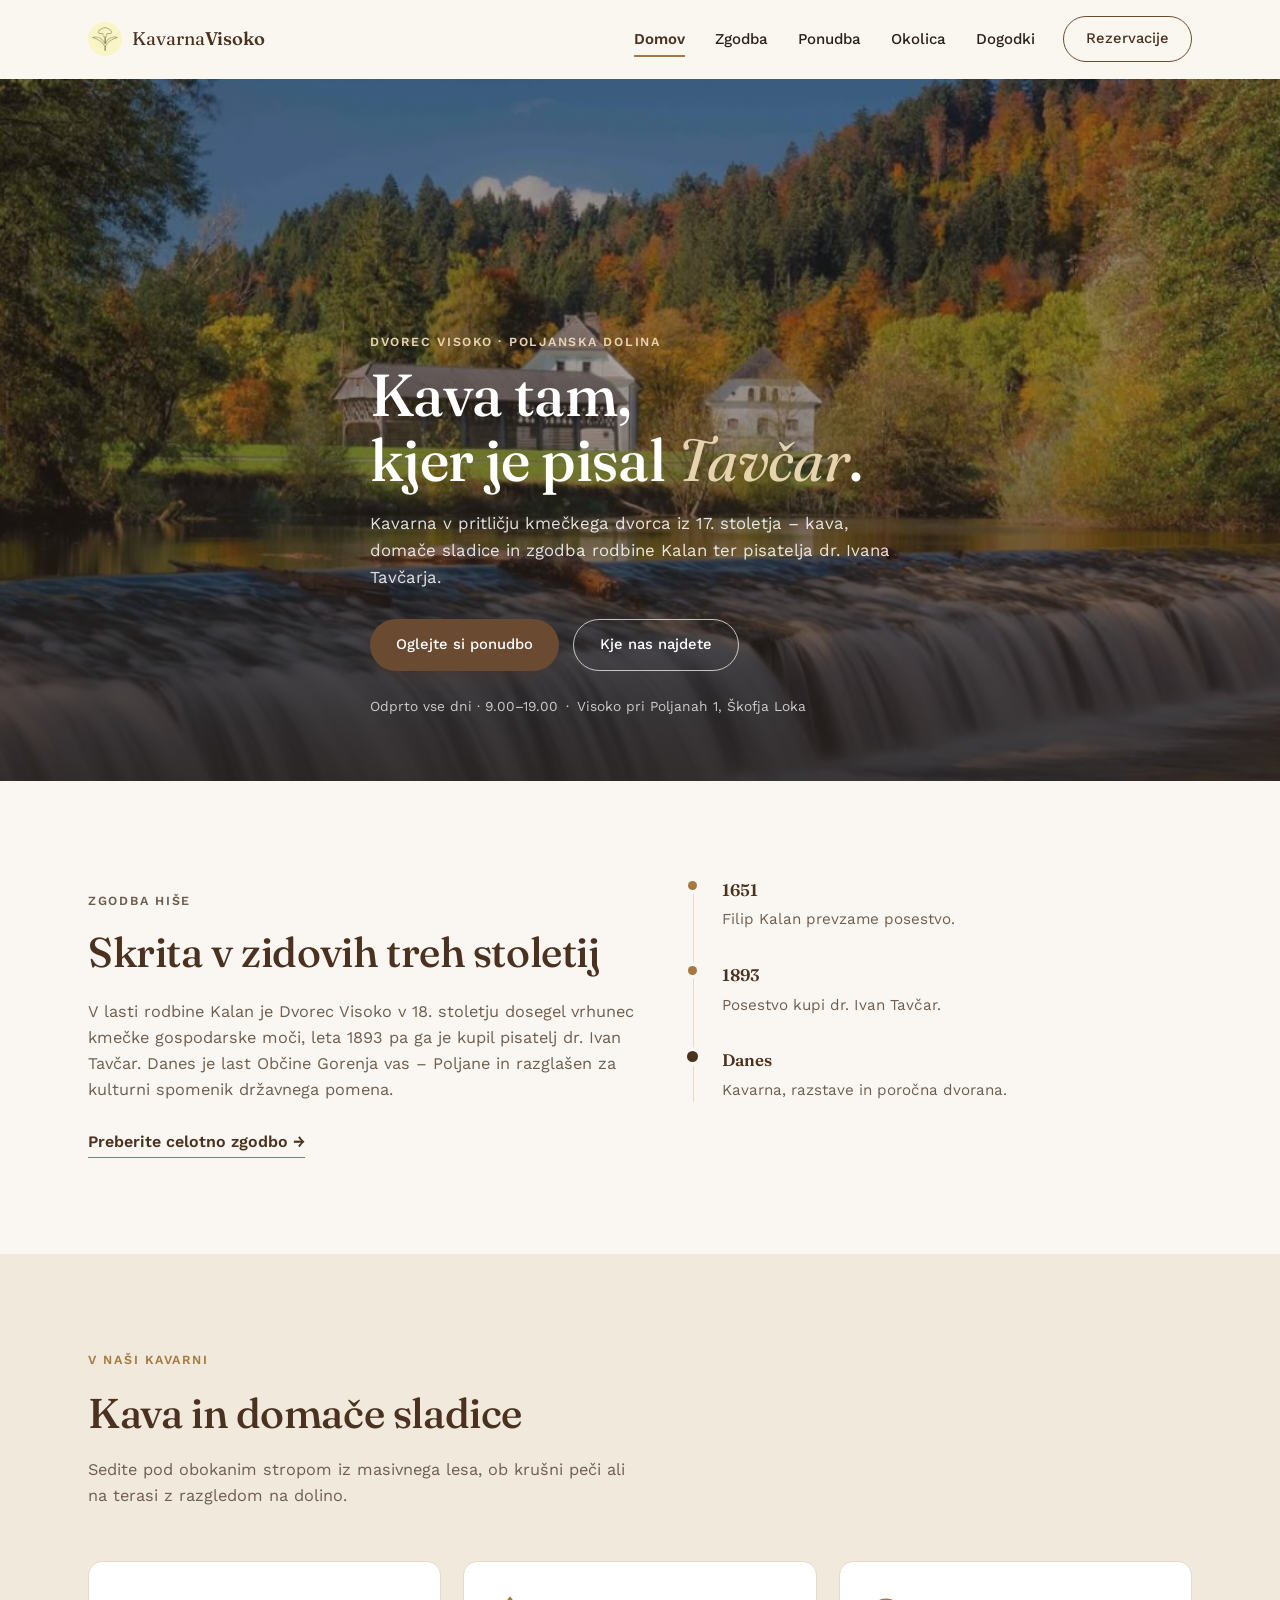
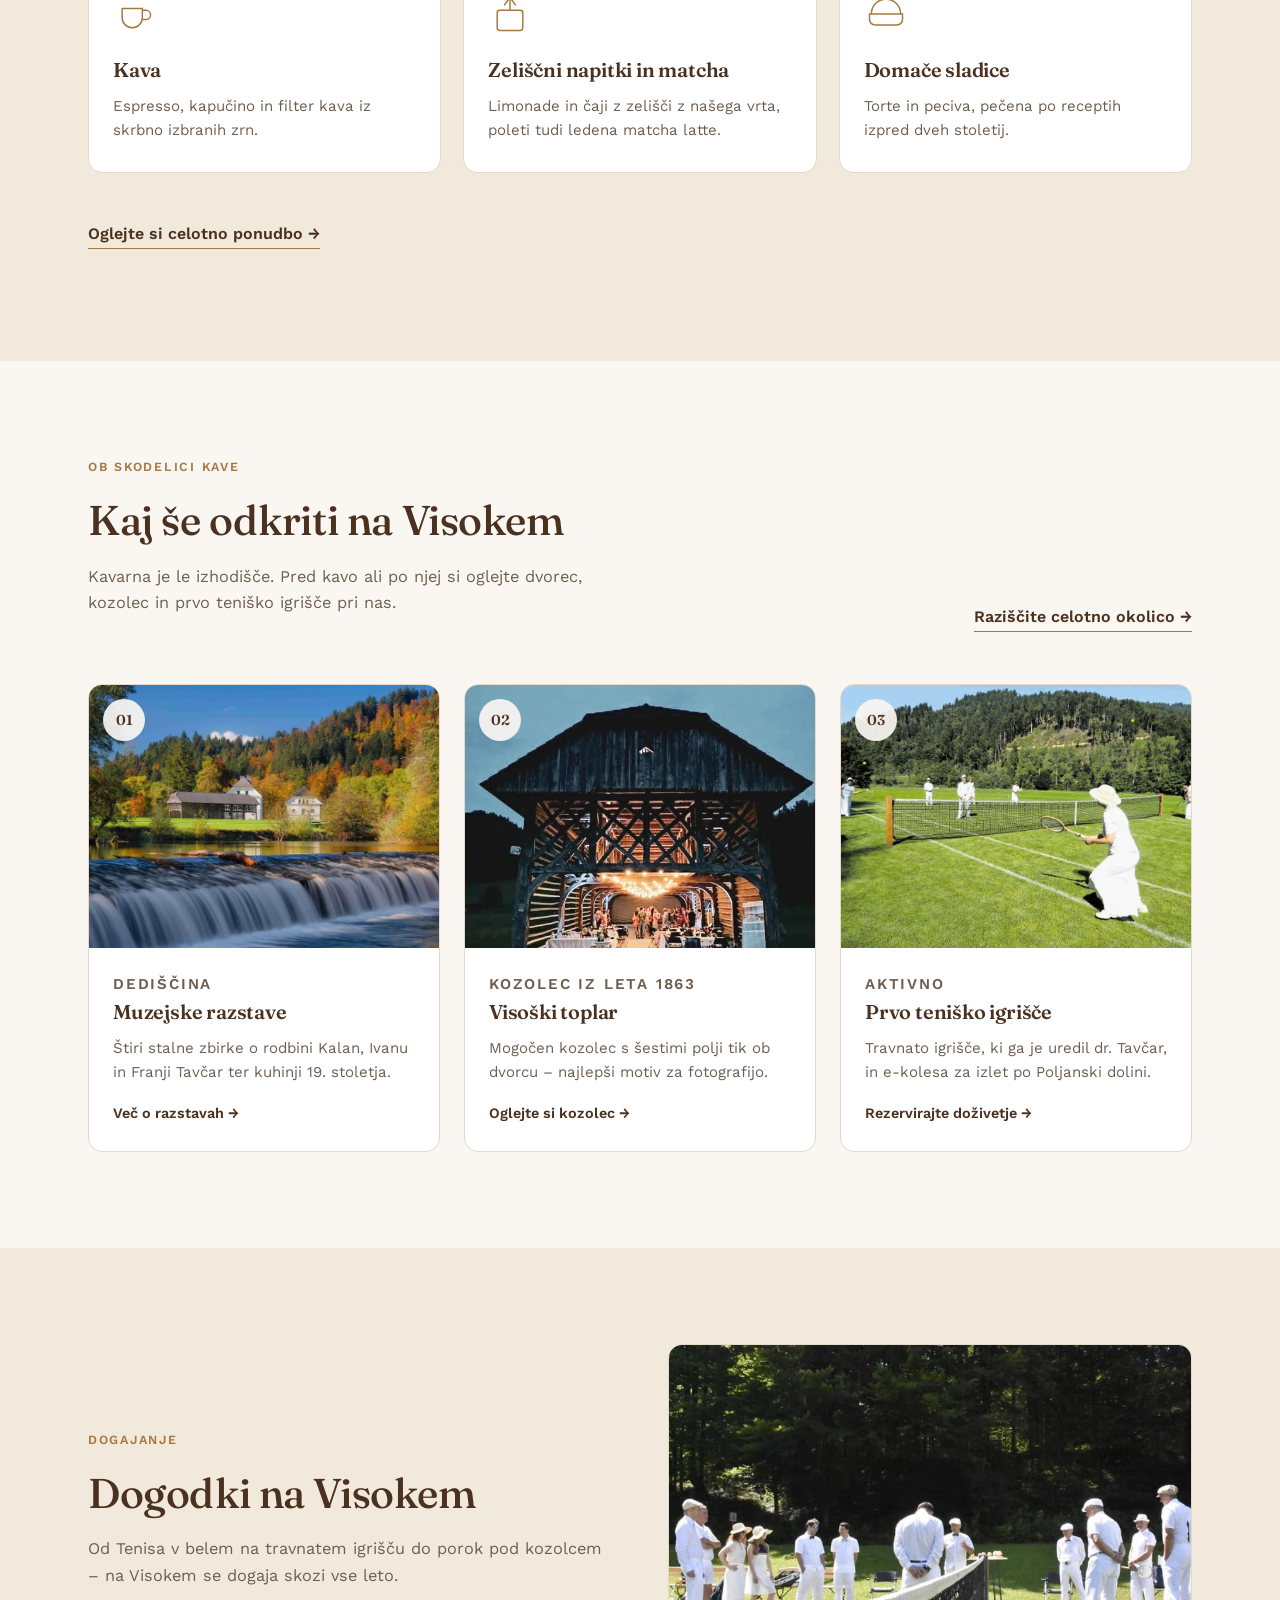
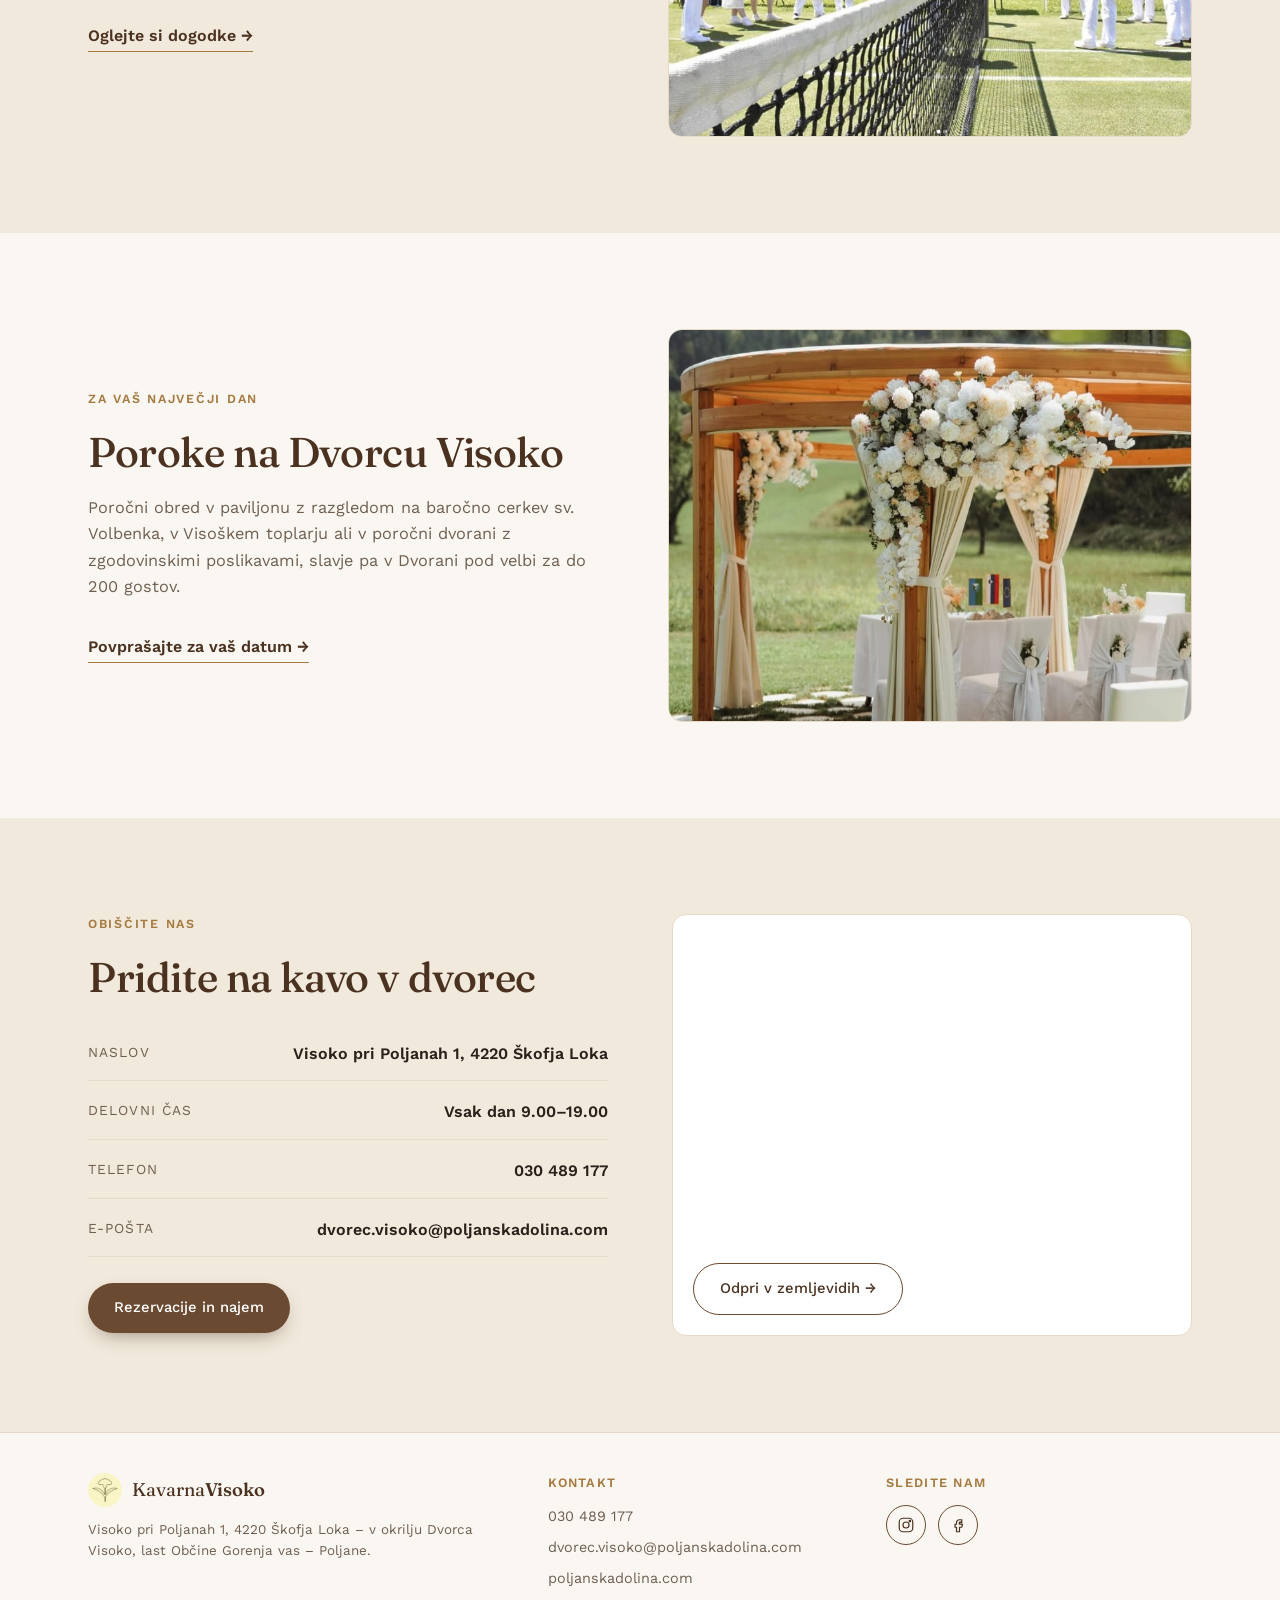
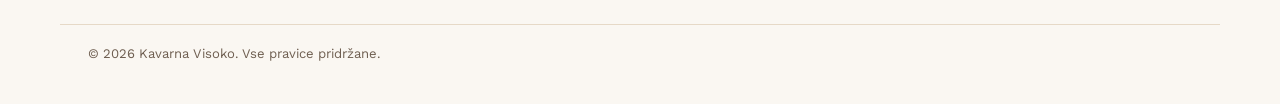
<file: index.html>
<!doctype html>
<html lang="sl">
  <head>
    <meta charset="UTF-8" />
    <meta name="viewport" content="width=device-width,initial-scale=1" />
    <title>Kavarna Visoko · Dvorec Visoko, Poljanska dolina</title>
    <meta name="description" content="Kavarna na Dvorcu Visoko – kava, sladice, poroke in dogodki v srcu Poljanske doline." />
    <link rel="preconnect" href="https://fonts.googleapis.com" />
    <link rel="preconnect" href="https://fonts.gstatic.com" crossorigin />
    <link
      href="https://fonts.googleapis.com/css2?family=Fraunces:ital,opsz,wght@0,9..144,300;0,9..144,400;0,9..144,500;0,9..144,600;1,9..144,400;1,9..144,500&family=Work+Sans:wght@300;400;500;600&display=swap"
      rel="stylesheet"
    />
    <link rel="stylesheet" href="style.min.css" />
  </head>
  <body>
    <header class="site-header" id="vrh">
      <div class="wrap header-inner">
        <a href="index.html" class="brand"
          ><span class="brand-mark" aria-hidden="true"><img src="slike/logo.png" alt="" /></span
          ><span class="brand-text">Kavarna<em>Visoko</em></span></a
        >
        <nav class="main-nav" aria-label="Glavni meni">
          <a href="index.html" class="active">Domov</a> <a href="zgodba.html">Zgodba</a> <a href="ponudba.html">Ponudba</a>
          <a href="okolica.html">Okolica</a> <a href="dogodki.html">Dogodki</a>
        </nav>
        <a href="rezervacije.html" class="btn btn-line nav-cta">Rezervacije</a>
        <button class="burger" id="burger" aria-label="Odpri meni" aria-expanded="false"><span></span><span></span><span></span></button>
      </div>
      <nav class="mobile-nav" id="mobileNav" aria-label="Mobilni meni">
        <a href="index.html" class="active">Domov</a> <a href="zgodba.html">Zgodba</a> <a href="ponudba.html">Ponudba</a>
        <a href="okolica.html">Okolica</a> <a href="dogodki.html">Dogodki</a> <a href="rezervacije.html">Rezervacije</a>
      </nav>
    </header>
    <section class="hero-banner">
      <img src="slike/dvorec main.png" alt="Dvorec Visoko, Poljanska dolina" class="hero-banner-img" />
      <div class="hero-banner-overlay"></div>
      <div class="wrap hero-banner-inner">
        <p class="eyebrow reveal">Dvorec Visoko &middot; Poljanska dolina</p>
        <h1 class="reveal">Kava tam,<br />kjer je pisal <em>Tavčar</em>.</h1>
        <p class="hero-lead reveal">
          Kavarna v pritličju kmečkega dvorca iz 17. stoletja &ndash; kava, domače sladice in zgodba rodbine Kalan ter pisatelja dr. Ivana
          Tavčarja.
        </p>
        <div class="hero-actions reveal">
          <a href="ponudba.html" class="btn btn-solid">Oglejte si ponudbo</a>
          <a href="rezervacije.html" class="btn btn-line-light">Kje nas najdete</a>
        </div>
        <div class="hero-meta reveal">
          <span>Odprto vse dni &middot; 9.00&ndash;19.00</span> <span class="dot">&middot;</span>
          <span>Visoko pri Poljanah 1, Škofja Loka</span>
        </div>
      </div>
    </section>
    <section class="section" id="zgodba">
      <div class="wrap">
        <div class="teaser-grid">
          <div class="teaser-text reveal">
            <p class="eyebrow">Zgodba hiše</p>
            <h2>Skrita v zidovih treh stoletij</h2>
            <p class="section-lead">
              V lasti rodbine Kalan je Dvorec Visoko v 18. stoletju dosegel vrhunec kmečke gospodarske moči, leta 1893 pa ga je kupil
              pisatelj dr. Ivan Tavčar. Danes je last Občine Gorenja vas &ndash; Poljane in razglašen za kulturni spomenik državnega pomena.
            </p>
            <a href="zgodba.html" class="text-link">Preberite celotno zgodbo &rarr;</a>
          </div>
          <div class="timeline reveal" aria-label="Časovnica dvorca">
            <div class="tl-item">
              <span class="tl-year">1651</span>
              <p>Filip Kalan prevzame posestvo.</p>
            </div>
            <div class="tl-item">
              <span class="tl-year">1893</span>
              <p>Posestvo kupi dr. Ivan Tavčar.</p>
            </div>
            <div class="tl-item tl-now">
              <span class="tl-year">Danes</span>
              <p>Kavarna, razstave in poročna dvorana.</p>
            </div>
          </div>
        </div>
      </div>
    </section>
    <section class="section section-alt" id="ponudba">
      <div class="wrap">
        <div class="section-head reveal">
          <p class="eyebrow">V naši kavarni</p>
          <h2>Kava in domače sladice</h2>
          <p class="section-lead">Sedite pod obokanim stropom iz masivnega lesa, ob krušni peči ali na terasi z razgledom na dolino.</p>
        </div>
        <div class="menu-grid menu-grid-preview">
          <article class="menu-card reveal">
            <div class="menu-icon" aria-hidden="true">
              <svg viewBox="0 0 48 48">
                <path d="M10 18h22v10a11 11 0 0 1-11 11 11 11 0 0 1-11-11z" />
                <path d="M32 20h4a5 5 0 0 1 0 10h-4" />
              </svg>
            </div>
            <h3>Kava</h3>
            <p>Espresso, kapučino in filter kava iz skrbno izbranih zrn.</p>
          </article>
          <article class="menu-card reveal">
            <div class="menu-icon" aria-hidden="true">
              <svg viewBox="0 0 48 48">
                <path d="M24 6v14M18 14l6-8 6 8" stroke-linecap="round" stroke-linejoin="round" />
                <rect x="10" y="20" width="28" height="22" rx="3" />
              </svg>
            </div>
            <h3>Zeliščni napitki in matcha</h3>
            <p>Limonade in čaji z zelišči z našega vrta, poleti tudi ledena matcha latte.</p>
          </article>
          <article class="menu-card reveal">
            <div class="menu-icon" aria-hidden="true">
              <svg viewBox="0 0 48 48">
                <path d="M8 24c0-9 7-16 16-16s16 7 16 16" />
                <path d="M6 24h36v6a6 6 0 0 1-6 6H12a6 6 0 0 1-6-6z" />
              </svg>
            </div>
            <h3>Domače sladice</h3>
            <p>Torte in peciva, pečena po receptih izpred dveh stoletij.</p>
          </article>
        </div>
        <p class="teaser-more reveal"><a href="ponudba.html" class="text-link">Oglejte si celotno ponudbo &rarr;</a></p>
      </div>
    </section>
    <section class="section" id="okolica">
      <div class="wrap">
        <div class="section-head discover-head reveal">
          <div>
            <p class="eyebrow">Ob skodelici kave</p>
            <h2>Kaj še odkriti na Visokem</h2>
            <p class="section-lead">Kavarna je le izhodišče. Pred kavo ali po njej si oglejte dvorec, kozolec in prvo teniško igrišče pri nas.</p>
          </div>
          <a href="okolica.html" class="text-link discover-all">Raziščite celotno okolico &rarr;</a>
        </div>
        <div class="discover-grid">
          <a href="okolica.html#dediscina" class="discover-card reveal">
            <div class="discover-image">
              <img src="slike/dvorec main.png" alt="Dvorec Visoko" loading="lazy" />
              <span class="discover-num">01</span>
            </div>
            <div class="discover-body">
              <p class="discover-tag">Dediščina</p>
              <h3>Muzejske razstave</h3>
              <p>Štiri stalne zbirke o rodbini Kalan, Ivanu in Franji Tavčar ter kuhinji 19. stoletja.</p>
              <span class="discover-more">Več o razstavah &rarr;</span>
            </div>
          </a>
          <a href="okolica.html#kozolec" class="discover-card reveal">
            <div class="discover-image">
              <img src="slike/kozolec.png" alt="Kozolec toplar ob Dvorcu Visoko" loading="lazy" />
              <span class="discover-num">02</span>
            </div>
            <div class="discover-body">
              <p class="discover-tag">Kozolec iz leta 1863</p>
              <h3>Visoški toplar</h3>
              <p>Mogočen kozolec s šestimi polji tik ob dvorcu &ndash; najlepši motiv za fotografijo.</p>
              <span class="discover-more">Oglejte si kozolec &rarr;</span>
            </div>
          </a>
          <a href="okolica.html#dozivetja" class="discover-card reveal">
            <div class="discover-image">
              <img src="slike/tenis v belem side.png" alt="Travnato teniško igrišče na Visokem" loading="lazy" />
              <span class="discover-num">03</span>
            </div>
            <div class="discover-body">
              <p class="discover-tag">Aktivno</p>
              <h3>Prvo teniško igrišče</h3>
              <p>Travnato igrišče, ki ga je uredil dr. Tavčar, in e-kolesa za izlet po Poljanski dolini.</p>
              <span class="discover-more">Rezervirajte doživetje &rarr;</span>
            </div>
          </a>
        </div>
      </div>
    </section>
    <section class="section section-alt" id="dogodki-teaser">
      <div class="wrap two-col-teaser">
        <div class="reveal">
          <p class="eyebrow">Dogajanje</p>
          <h2>Dogodki na Visokem</h2>
          <p class="section-lead">
            Od Tenisa v belem na travnatem igrišču do porok pod kozolcem &ndash; na Visokem se dogaja skozi vse leto.
          </p>
          <a href="dogodki.html" class="text-link">Oglejte si dogodke &rarr;</a>
        </div>
        <div class="teaser-image reveal"><img src="slike/tenis v belem main.png" alt="Tenis v belem na Dvorcu Visoko" /></div>
      </div>
    </section>
    <section class="section" id="poroke-teaser">
      <div class="wrap two-col-teaser reverse">
        <div class="teaser-image reveal"><img src="slike/paviljon.jpeg" alt="Poročni paviljon pred Dvorcem Visoko" /></div>
        <div class="reveal">
          <p class="eyebrow">Za vaš največji dan</p>
          <h2>Poroke na Dvorcu Visoko</h2>
          <p class="section-lead">
            Poročni obred v paviljonu z razgledom na baročno cerkev sv. Volbenka, v Visoškem toplarju ali v poročni dvorani z zgodovinskimi poslikavami, slavje pa v Dvorani pod velbi za do 200 gostov.
          </p>
          <a href="rezervacije.html" class="text-link">Povprašajte za vaš datum &rarr;</a>
        </div>
      </div>
    </section>
    <section class="section section-alt visit" id="obisk">
      <div class="wrap visit-grid">
        <div class="visit-info reveal">
          <p class="eyebrow">Obiščite nas</p>
          <h2>Pridite na kavo v dvorec</h2>
          <dl class="info-list">
            <div>
              <dt>Naslov</dt>
              <dd>Visoko pri Poljanah 1, 4220 Škofja Loka</dd>
            </div>
            <div>
              <dt>Delovni čas</dt>
              <dd>Vsak dan 9.00&ndash;19.00</dd>
            </div>
            <div>
              <dt>Telefon</dt>
              <dd>030 489 177</dd>
            </div>
            <div>
              <dt>E-pošta</dt>
              <dd>dvorec.visoko@poljanskadolina.com</dd>
            </div>
          </dl>
          <a href="rezervacije.html" class="btn btn-solid">Rezervacije in najem</a>
        </div>
        <div class="map-card reveal">
          <iframe
            class="map-embed"
            src="https://www.google.com/maps?q=Visoko+pri+Poljanah+1,+%C5%A0kofja+Loka&output=embed"
            title="Zemljevid – Dvorec Visoko"
            loading="lazy"
            referrerpolicy="no-referrer-when-downgrade"
          ></iframe
          ><a
            href="https://www.google.com/maps/search/?api=1&query=Visoko+pri+Poljanah+1%2C+%C5%A0kofja+Loka"
            class="btn btn-line map-card-link"
            >Odpri v zemljevidih &rarr;</a
          >
        </div>
      </div>
    </section>
    <footer class="site-footer">
      <div class="wrap footer-inner">
        <div class="footer-col">
          <a href="index.html" class="brand brand-footer"
            ><span class="brand-mark" aria-hidden="true"><img src="slike/logo.png" alt="" /></span
            ><span class="brand-text">Kavarna<em>Visoko</em></span></a
          >
          <p class="footer-note">
            Visoko pri Poljanah 1, 4220 Škofja Loka &ndash; v okrilju Dvorca Visoko, last Občine Gorenja vas &ndash; Poljane.
          </p>
        </div>
        <div class="footer-col">
          <p class="footer-heading">Kontakt</p>
          <p class="footer-line">030 489 177</p>
          <p class="footer-line"><a href="mailto:dvorec.visoko@poljanskadolina.com">dvorec.visoko@poljanskadolina.com</a></p>
          <p class="footer-line"><a href="https://www.poljanskadolina.com/sl/">poljanskadolina.com</a></p>
        </div>
        <div class="footer-col">
          <p class="footer-heading">Sledite nam</p>
          <div class="socials">
            <a href="https://www.instagram.com/dvorec.visoko" aria-label="Instagram"
              ><svg viewBox="0 0 24 24">
                <rect x="3" y="3" width="18" height="18" rx="5" />
                <circle cx="12" cy="12" r="4" />
                <circle cx="17.2" cy="6.8" r="1" />
              </svg> </a
            ><a href="https://www.facebook.com/profile.php?id=100085491713215" aria-label="Facebook"
              ><svg viewBox="0 0 24 24"><path d="M14 9h3V5h-3a4 4 0 0 0-4 4v2H8v4h2v6h4v-6h3l1-4h-4v-2a1 1 0 0 1 1-1z" /></svg
            ></a>
          </div>
        </div>
      </div>
      <div class="wrap"><p class="footer-copy">&copy; 2026 Kavarna Visoko. Vse pravice pridržane.</p></div>
    </footer>
    <script src="script.min.js"></script>
  </body>
</html>
</file>
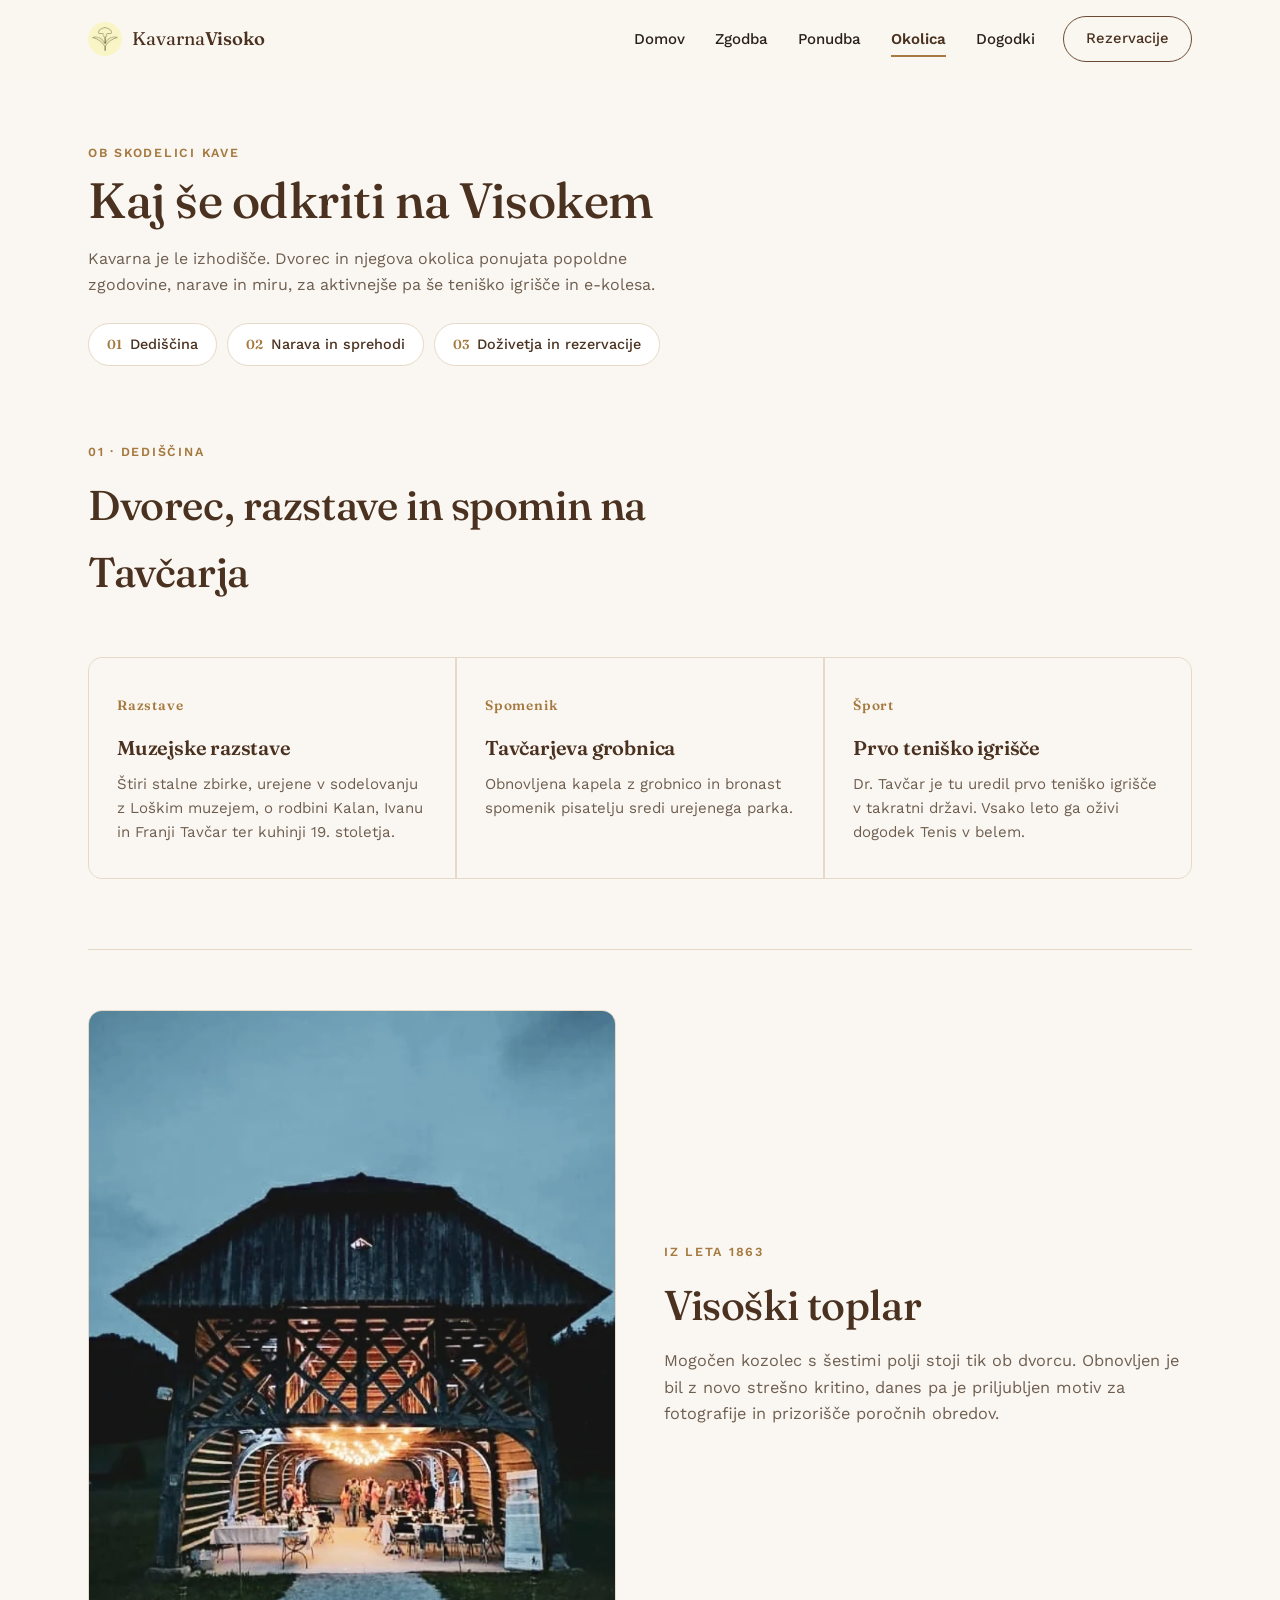
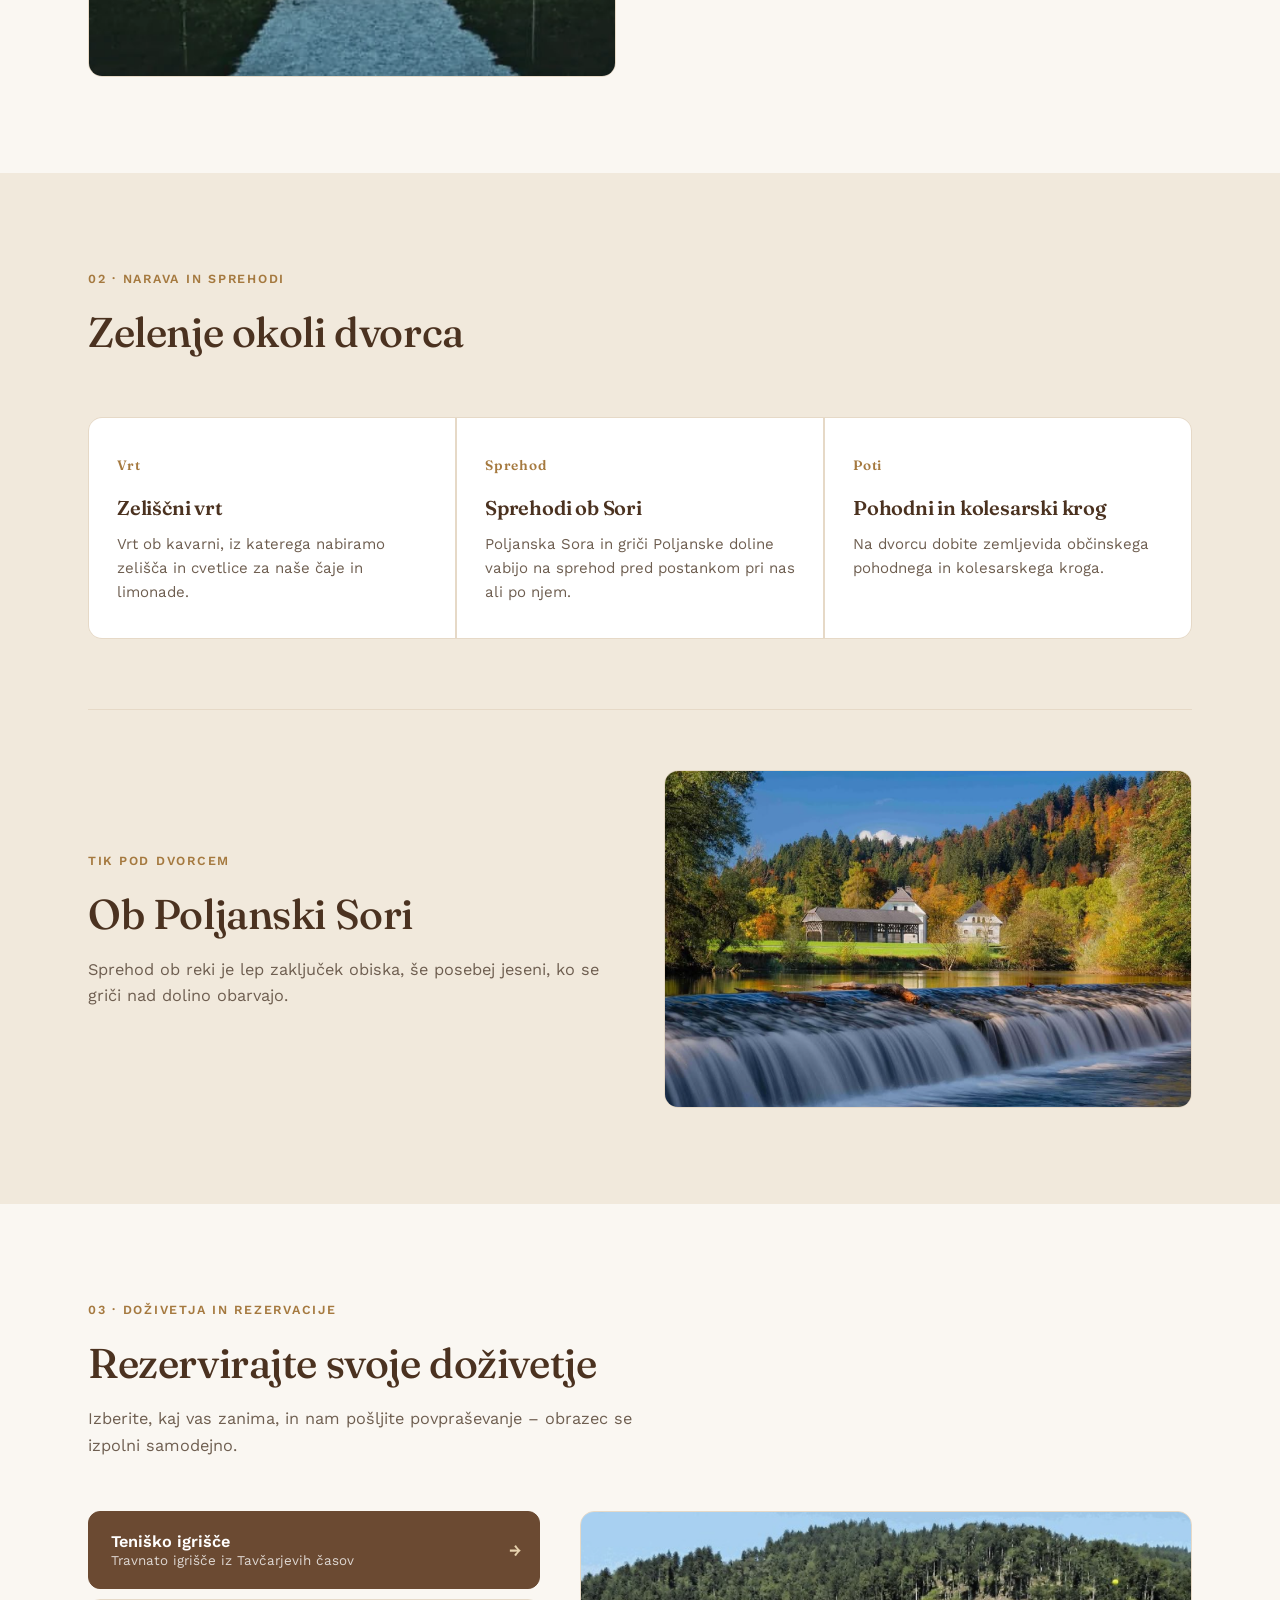
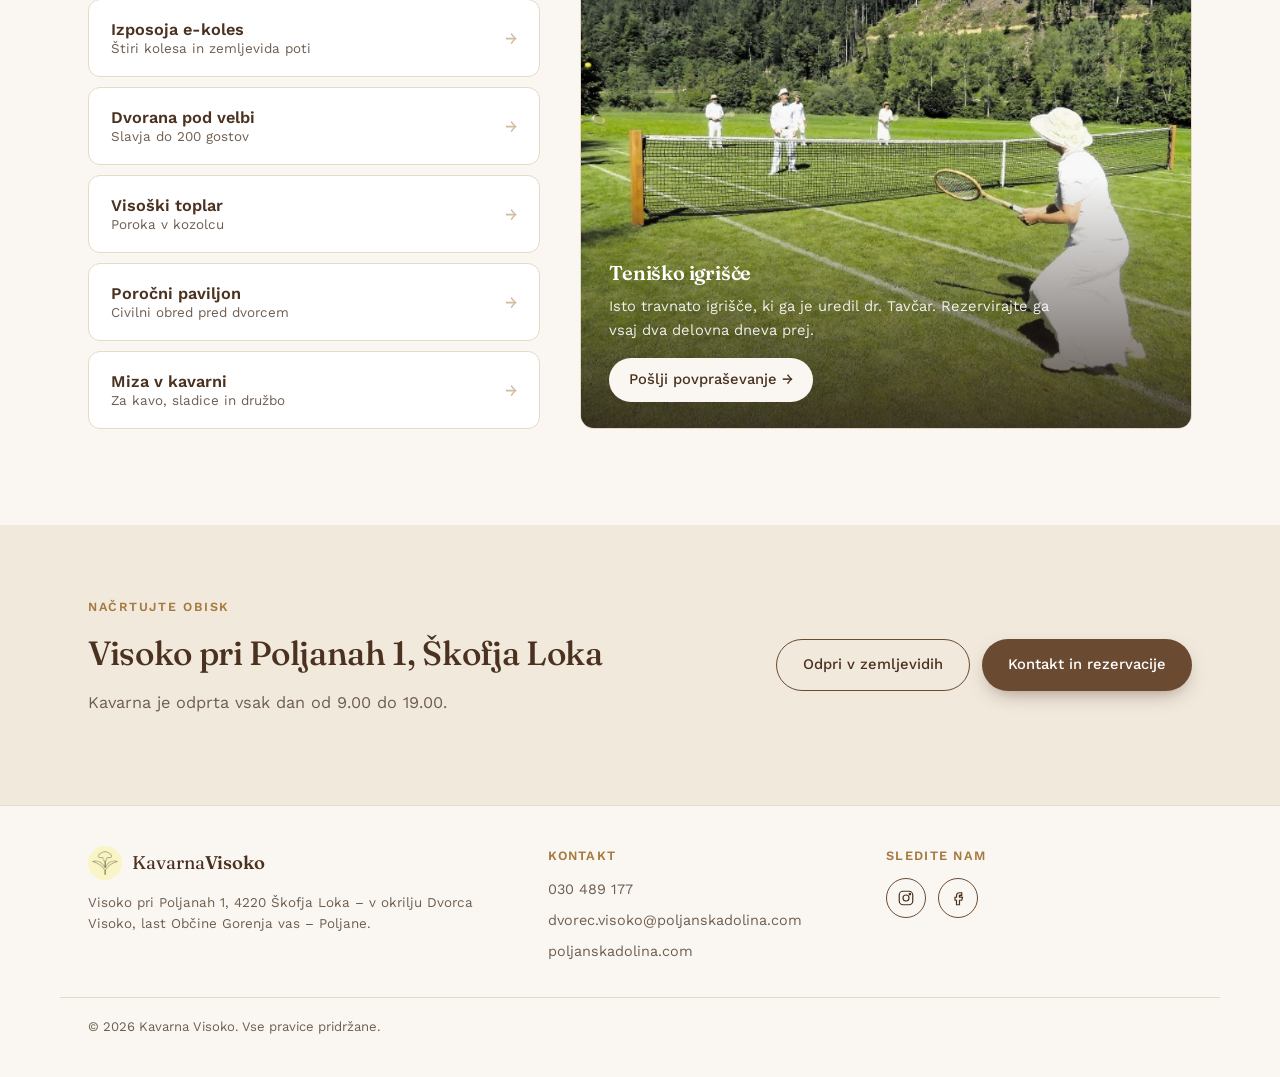
<file: okolica.html>
<!doctype html>
<html lang="sl">
  <head>
    <meta charset="UTF-8" />
    <meta name="viewport" content="width=device-width,initial-scale=1" />
    <title>Okolica · Kavarna Visoko</title>
    <meta name="description" content="Muzejske razstave, kozolec, Tavčarjeva grobnica, teniško igrišče in zeliščni vrt na Dvorcu Visoko." />
    <link rel="preconnect" href="https://fonts.googleapis.com" />
    <link rel="preconnect" href="https://fonts.gstatic.com" crossorigin />
    <link
      href="https://fonts.googleapis.com/css2?family=Fraunces:ital,opsz,wght@0,9..144,300;0,9..144,400;0,9..144,500;0,9..144,600;1,9..144,400;1,9..144,500&family=Work+Sans:wght@300;400;500;600&display=swap"
      rel="stylesheet"
    />
    <link rel="stylesheet" href="style.min.css" />
  </head>
  <body>
    <header class="site-header" id="vrh">
      <div class="wrap header-inner">
        <a href="index.html" class="brand"
          ><span class="brand-mark" aria-hidden="true"><img src="slike/logo.png" alt="" /></span
          ><span class="brand-text">Kavarna<em>Visoko</em></span></a
        >
        <nav class="main-nav" aria-label="Glavni meni">
          <a href="index.html">Domov</a> <a href="zgodba.html">Zgodba</a> <a href="ponudba.html">Ponudba</a>
          <a href="okolica.html" class="active">Okolica</a> <a href="dogodki.html">Dogodki</a>
        </nav>
        <a href="rezervacije.html" class="btn btn-line nav-cta">Rezervacije</a>
        <button class="burger" id="burger" aria-label="Odpri meni" aria-expanded="false"><span></span><span></span><span></span></button>
      </div>
      <nav class="mobile-nav" id="mobileNav" aria-label="Mobilni meni">
        <a href="index.html">Domov</a> <a href="zgodba.html">Zgodba</a> <a href="ponudba.html">Ponudba</a>
        <a href="okolica.html" class="active">Okolica</a> <a href="dogodki.html">Dogodki</a> <a href="rezervacije.html">Rezervacije</a>
      </nav>
    </header>
    <section class="page-hero">
      <div class="wrap">
        <p class="eyebrow reveal">Ob skodelici kave</p>
        <h1 class="reveal">Kaj še odkriti na Visokem</h1>
        <p class="hero-lead reveal">
          Kavarna je le izhodišče. Dvorec in njegova okolica ponujata popoldne zgodovine, narave in miru, za aktivnejše pa še teniško
          igrišče in e-kolesa.
        </p>
        <nav class="jump-nav reveal" aria-label="Vsebina strani">
          <a href="#dediscina"><span>01</span> Dediščina</a>
          <a href="#narava"><span>02</span> Narava in sprehodi</a>
          <a href="#dozivetja"><span>03</span> Doživetja in rezervacije</a>
        </nav>
      </div>
    </section>

    <section class="section" id="dediscina">
      <div class="wrap">
        <div class="section-head reveal">
          <p class="eyebrow">01 &middot; Dediščina</p>
          <h2>Dvorec, razstave in spomin na Tavčarja</h2>
        </div>
        <div class="feature-grid">
          <article class="feature-card reveal">
            <span class="feature-num">Razstave</span>
            <h3>Muzejske razstave</h3>
            <p>
              Štiri stalne zbirke, urejene v sodelovanju z Loškim muzejem, o rodbini Kalan, Ivanu in Franji Tavčar ter kuhinji
              19. stoletja.
            </p>
          </article>
          <article class="feature-card reveal">
            <span class="feature-num">Spomenik</span>
            <h3>Tavčarjeva grobnica</h3>
            <p>Obnovljena kapela z grobnico in bronast spomenik pisatelju sredi urejenega parka.</p>
          </article>
          <article class="feature-card reveal">
            <span class="feature-num">Šport</span>
            <h3>Prvo teniško igrišče</h3>
            <p>Dr. Tavčar je tu uredil prvo teniško igrišče v takratni državi. Vsako leto ga oživi dogodek Tenis v belem.</p>
          </article>
        </div>
        <div class="feature-highlight reveal" id="kozolec">
          <div class="feature-highlight-image"><img src="slike/kozolec.png" alt="Kozolec toplar ob Dvorcu Visoko" loading="lazy" /></div>
          <div class="feature-highlight-text">
            <p class="eyebrow">Iz leta 1863</p>
            <h2>Visoški toplar</h2>
            <p class="section-lead">
              Mogočen kozolec s šestimi polji stoji tik ob dvorcu. Obnovljen je bil z novo strešno kritino, danes pa je priljubljen motiv za fotografije in prizorišče poročnih obredov.
            </p>
          </div>
        </div>
      </div>
    </section>

    <section class="section section-alt" id="narava">
      <div class="wrap">
        <div class="section-head reveal">
          <p class="eyebrow">02 &middot; Narava in sprehodi</p>
          <h2>Zelenje okoli dvorca</h2>
        </div>
        <div class="feature-grid feature-grid-alt">
          <article class="feature-card reveal">
            <span class="feature-num">Vrt</span>
            <h3>Zeliščni vrt</h3>
            <p>Vrt ob kavarni, iz katerega nabiramo zelišča in cvetlice za naše čaje in limonade.</p>
          </article>
          <article class="feature-card reveal">
            <span class="feature-num">Sprehod</span>
            <h3>Sprehodi ob Sori</h3>
            <p>Poljanska Sora in griči Poljanske doline vabijo na sprehod pred postankom pri nas ali po njem.</p>
          </article>
          <article class="feature-card reveal">
            <span class="feature-num">Poti</span>
            <h3>Pohodni in kolesarski krog</h3>
            <p>Na dvorcu dobite zemljevida občinskega pohodnega in kolesarskega kroga.</p>
          </article>
        </div>
        <div class="feature-highlight reverse reveal" id="sora">
          <div class="feature-highlight-image"><img src="slike/dvorec main.png" alt="Poljanska Sora in Dvorec Visoko jeseni" loading="lazy" /></div>
          <div class="feature-highlight-text">
            <p class="eyebrow">Tik pod dvorcem</p>
            <h2>Ob Poljanski Sori</h2>
            <p class="section-lead">
              Sprehod ob reki je lep zaključek obiska, še posebej jeseni, ko se griči nad dolino
              obarvajo.
            </p>
          </div>
        </div>
      </div>
    </section>

    <section class="section" id="dozivetja">
      <div class="wrap">
        <div class="section-head reveal">
          <p class="eyebrow">03 &middot; Doživetja in rezervacije</p>
          <h2>Rezervirajte svoje doživetje</h2>
          <p class="section-lead">Izberite, kaj vas zanima, in nam pošljite povpraševanje &ndash; obrazec se izpolni samodejno.</p>
        </div>
        <div class="booking-layout reveal">
          <div class="booking-list" role="tablist" aria-label="Izberite doživetje">
            <button
              class="booking-item active"
              type="button"
              role="tab"
              aria-selected="true"
              data-img="slike/tenis v belem side.png"
              data-title="Teniško igrišče"
              data-desc="Isto travnato igrišče, ki ga je uredil dr. Tavčar. Rezervirajte ga vsaj dva delovna dneva prej."
              data-namen="Najem teniškega igrišča"
            >
              <span class="booking-item-label">Teniško igrišče</span>
              <span class="booking-item-hint">Travnato igrišče iz Tavčarjevih časov</span>
            </button>
            <button
              class="booking-item"
              type="button"
              role="tab"
              aria-selected="false"
              data-img="slike/kolesa.jpeg"
              data-title="Izposoja e-koles"
              data-desc="Štiri električna kolesa za raziskovanje Poljanske doline, s priloženima zemljevidoma pohodnega in kolesarskega kroga."
              data-namen="Izposoja e-koles"
            >
              <span class="booking-item-label">Izposoja e-koles</span>
              <span class="booking-item-hint">Štiri kolesa in zemljevida poti</span>
            </button>
            <button
              class="booking-item"
              type="button"
              role="tab"
              aria-selected="false"
              data-img="slike/stala.png"
              data-title="Dvorana pod velbi"
              data-desc="Prenovljena dvorana z obokanim stropom v nekdanji štali za slavje, pogostitev in ples do poznih ur &ndash; za do 200 gostov."
              data-namen="Poroka – Dvorana pod velbi"
            >
              <span class="booking-item-label">Dvorana pod velbi</span>
              <span class="booking-item-hint">Slavja do 200 gostov</span>
            </button>
            <button
              class="booking-item"
              type="button"
              role="tab"
              aria-selected="false"
              data-img="slike/kozolec.png"
              data-title="Visoški toplar"
              data-desc="Poročni obred v obnovljenem kozolcu iz leta 1863 &ndash; rustikalno, domače in praznično hkrati."
              data-namen="Poroka – Visoški toplar"
            >
              <span class="booking-item-label">Visoški toplar</span>
              <span class="booking-item-hint">Poroka v kozolcu</span>
            </button>
            <button
              class="booking-item"
              type="button"
              role="tab"
              aria-selected="false"
              data-img="slike/paviljon.jpeg"
              data-title="Poročni paviljon"
              data-desc="Poročni obred v zunanjem paviljonu sredi gričev, z razgledom na baročno cerkev sv. Volbenka."
              data-namen="Poroka – poročni paviljon"
            >
              <span class="booking-item-label">Poročni paviljon</span>
              <span class="booking-item-hint">Civilni obred pred dvorcem</span>
            </button>
            <button
              class="booking-item"
              type="button"
              role="tab"
              aria-selected="false"
              data-img="slike/kava.png"
              data-title="Miza v kavarni"
              data-desc="Rezervirajte mizo za kavo, sladice ali počasno popoldne na terasi."
              data-namen="Miza v kavarni"
            >
              <span class="booking-item-label">Miza v kavarni</span>
              <span class="booking-item-hint">Za kavo, sladice in družbo</span>
            </button>
          </div>
          <div class="booking-visual">
            <img id="bookingImage" src="slike/tenis v belem side.png" alt="Teniško igrišče" />
            <div class="booking-visual-caption">
              <h3 id="bookingTitle">Teniško igrišče</h3>
              <p id="bookingDesc">Isto travnato igrišče, ki ga je uredil dr. Tavčar. Rezervirajte ga vsaj dva delovna dneva prej.</p>
              <a id="bookingCta" class="btn btn-light" href="rezervacije.html?namen=Najem+teniškega+igrišča#povprasevanje">Pošlji povpraševanje &rarr;</a>
            </div>
          </div>
        </div>
      </div>
    </section>

    <section class="section section-alt plan-visit">
      <div class="wrap plan-visit-inner reveal">
        <div>
          <p class="eyebrow">Načrtujte obisk</p>
          <h2>Visoko pri Poljanah 1, Škofja Loka</h2>
          <p class="section-lead">Kavarna je odprta vsak dan od 9.00 do 19.00.</p>
        </div>
        <div class="plan-visit-actions">
          <a href="https://www.google.com/maps/search/?api=1&query=Visoko+pri+Poljanah+1%2C+%C5%A0kofja+Loka" class="btn btn-line">Odpri v zemljevidih</a>
          <a href="rezervacije.html" class="btn btn-solid">Kontakt in rezervacije</a>
        </div>
      </div>
    </section>
    <footer class="site-footer">
      <div class="wrap footer-inner">
        <div class="footer-col">
          <a href="index.html" class="brand brand-footer"
            ><span class="brand-mark" aria-hidden="true"><img src="slike/logo.png" alt="" /></span
            ><span class="brand-text">Kavarna<em>Visoko</em></span></a
          >
          <p class="footer-note">
            Visoko pri Poljanah 1, 4220 Škofja Loka &ndash; v okrilju Dvorca Visoko, last Občine Gorenja vas &ndash; Poljane.
          </p>
        </div>
        <div class="footer-col">
          <p class="footer-heading">Kontakt</p>
          <p class="footer-line">030 489 177</p>
          <p class="footer-line"><a href="mailto:dvorec.visoko@poljanskadolina.com">dvorec.visoko@poljanskadolina.com</a></p>
          <p class="footer-line"><a href="https://www.poljanskadolina.com/sl/">poljanskadolina.com</a></p>
        </div>
        <div class="footer-col">
          <p class="footer-heading">Sledite nam</p>
          <div class="socials">
            <a href="https://www.instagram.com/dvorec.visoko" aria-label="Instagram"
              ><svg viewBox="0 0 24 24">
                <rect x="3" y="3" width="18" height="18" rx="5" />
                <circle cx="12" cy="12" r="4" />
                <circle cx="17.2" cy="6.8" r="1" />
              </svg> </a
            ><a href="https://www.facebook.com/profile.php?id=100085491713215" aria-label="Facebook"
              ><svg viewBox="0 0 24 24"><path d="M14 9h3V5h-3a4 4 0 0 0-4 4v2H8v4h2v6h4v-6h3l1-4h-4v-2a1 1 0 0 1 1-1z" /></svg
            ></a>
          </div>
        </div>
      </div>
      <div class="wrap"><p class="footer-copy">&copy; 2026 Kavarna Visoko. Vse pravice pridržane.</p></div>
    </footer>
    <script src="script.min.js"></script>
  </body>
</html>
</file>
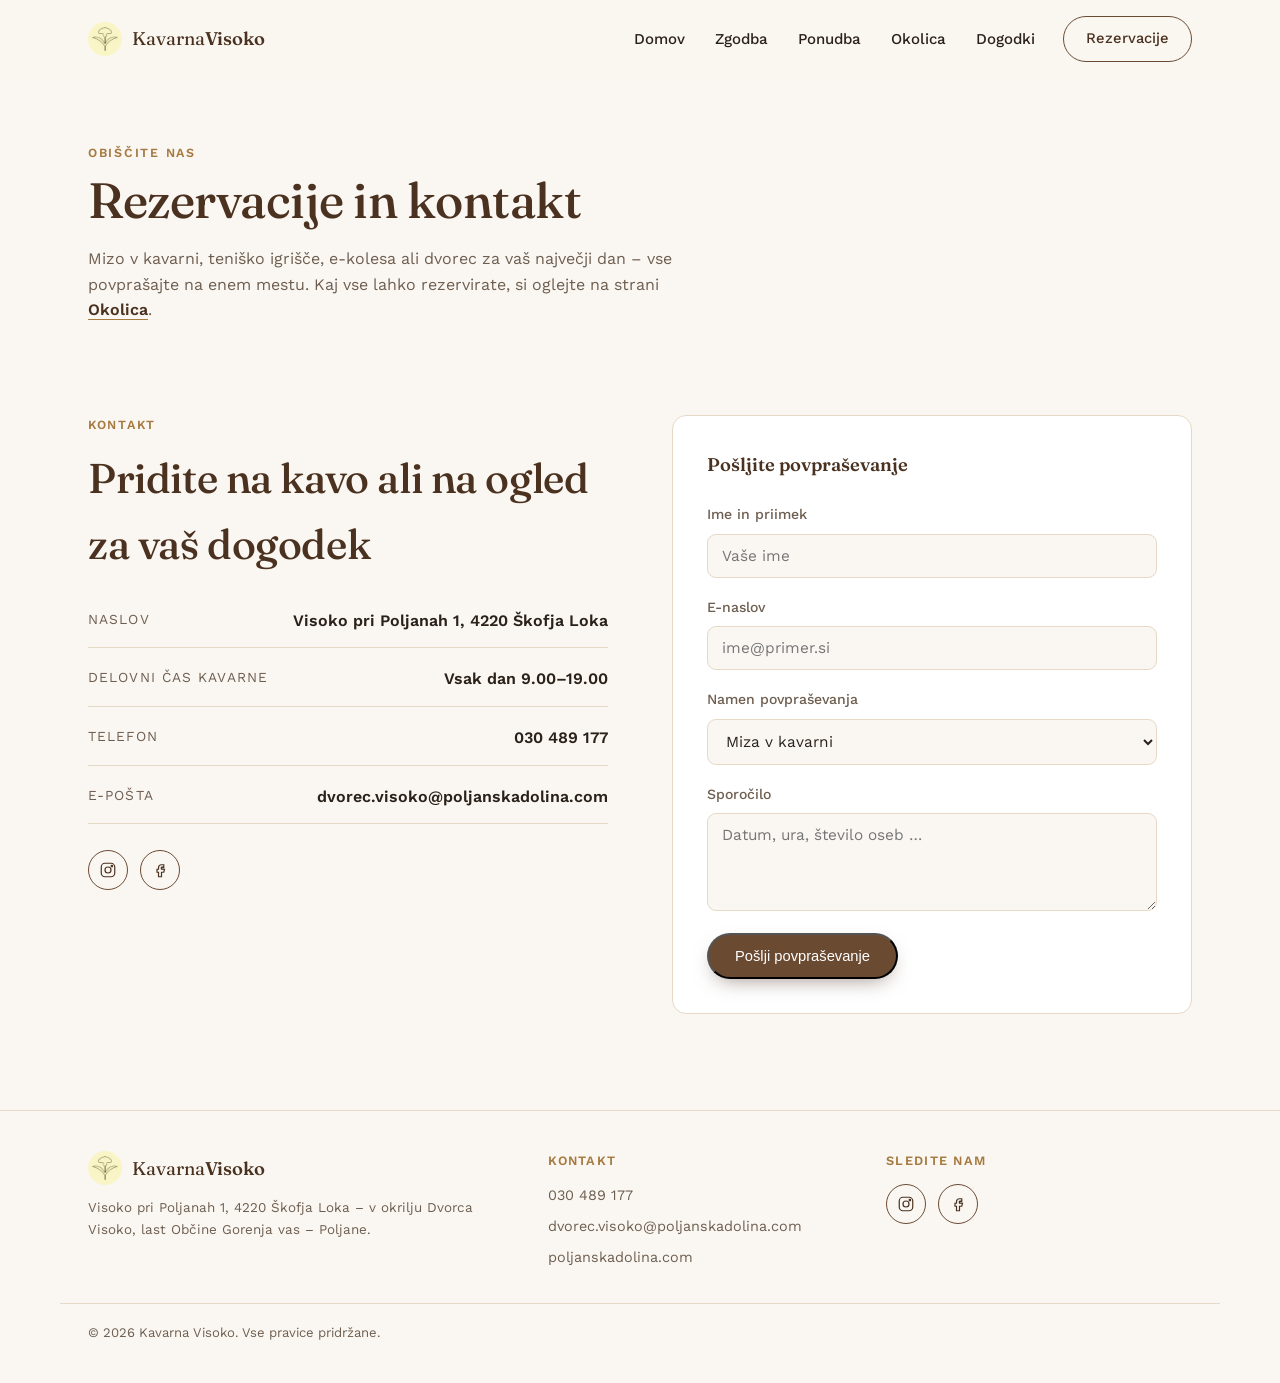
<file: rezervacije.html>
<!doctype html>
<html lang="sl">
  <head>
    <meta charset="UTF-8" />
    <meta name="viewport" content="width=device-width,initial-scale=1" />
    <title>Rezervacije · Kavarna Visoko</title>
    <meta
      name="description"
      content="Rezervacije mize, najem dvorane v štali in poročnega paviljona ter teniškega igrišča na Dvorcu Visoko."
    />
    <link rel="preconnect" href="https://fonts.googleapis.com" />
    <link rel="preconnect" href="https://fonts.gstatic.com" crossorigin />
    <link
      href="https://fonts.googleapis.com/css2?family=Fraunces:ital,opsz,wght@0,9..144,300;0,9..144,400;0,9..144,500;0,9..144,600;1,9..144,400;1,9..144,500&family=Work+Sans:wght@300;400;500;600&display=swap"
      rel="stylesheet"
    />
    <link rel="stylesheet" href="style.min.css" />
  </head>
  <body>
    <header class="site-header" id="vrh">
      <div class="wrap header-inner">
        <a href="index.html" class="brand"
          ><span class="brand-mark" aria-hidden="true"><img src="slike/logo.png" alt="" /></span
          ><span class="brand-text">Kavarna<em>Visoko</em></span></a
        >
        <nav class="main-nav" aria-label="Glavni meni">
          <a href="index.html">Domov</a> <a href="zgodba.html">Zgodba</a> <a href="ponudba.html">Ponudba</a>
          <a href="okolica.html">Okolica</a> <a href="dogodki.html">Dogodki</a>
        </nav>
        <a href="rezervacije.html" class="btn btn-line nav-cta">Rezervacije</a>
        <button class="burger" id="burger" aria-label="Odpri meni" aria-expanded="false"><span></span><span></span><span></span></button>
      </div>
      <nav class="mobile-nav" id="mobileNav" aria-label="Mobilni meni">
        <a href="index.html">Domov</a> <a href="zgodba.html">Zgodba</a> <a href="ponudba.html">Ponudba</a>
        <a href="okolica.html">Okolica</a> <a href="dogodki.html">Dogodki</a> <a href="rezervacije.html">Rezervacije</a>
      </nav>
    </header>
    <section class="page-hero">
      <div class="wrap">
        <p class="eyebrow reveal">Obiščite nas</p>
        <h1 class="reveal">Rezervacije in kontakt</h1>
        <p class="hero-lead reveal">
          Mizo v kavarni, teniško igrišče, e-kolesa ali dvorec za vaš največji dan &ndash; vse povprašajte na enem mestu. Kaj vse lahko
          rezervirate, si oglejte na strani <a href="okolica.html#dozivetja" class="inline-link">Okolica</a>.
        </p>
      </div>
    </section>
    <section class="section visit" id="povprasevanje">
      <div class="wrap visit-grid">
        <div class="visit-info reveal">
          <p class="eyebrow">Kontakt</p>
          <h2>Pridite na kavo ali na ogled za vaš dogodek</h2>
          <dl class="info-list">
            <div>
              <dt>Naslov</dt>
              <dd>Visoko pri Poljanah 1, 4220 Škofja Loka</dd>
            </div>
            <div>
              <dt>Delovni čas kavarne</dt>
              <dd>Vsak dan 9.00&ndash;19.00</dd>
            </div>
            <div>
              <dt>Telefon</dt>
              <dd><a href="tel:+38630489177">030 489 177</a></dd>
            </div>
            <div>
              <dt>E-pošta</dt>
              <dd><a href="mailto:dvorec.visoko@poljanskadolina.com">dvorec.visoko@poljanskadolina.com</a></dd>
            </div>
          </dl>
          <div class="socials">
            <a href="https://www.instagram.com/dvorec.visoko" aria-label="Instagram"
              ><svg viewBox="0 0 24 24">
                <rect x="3" y="3" width="18" height="18" rx="5" />
                <circle cx="12" cy="12" r="4" />
                <circle cx="17.2" cy="6.8" r="1" />
              </svg> </a
            ><a href="https://www.facebook.com/profile.php?id=100085491713215" aria-label="Facebook"
              ><svg viewBox="0 0 24 24"><path d="M14 9h3V5h-3a4 4 0 0 0-4 4v2H8v4h2v6h4v-6h3l1-4h-4v-2a1 1 0 0 1 1-1z" /></svg
            ></a>
          </div>
        </div>
        <form class="visit-form reveal" id="visitForm" action="https://formspree.io/f/xwvdgajq" method="POST">
          <p class="form-title">Pošljite povpraševanje</p>
          <input type="hidden" name="_subject" value="Novo povpraševanje &ndash; Kavarna Visoko" />
          <label><span>Ime in priimek</span> <input name="ime" placeholder="Vaše ime" required /></label>
          <label><span>E-naslov</span> <input type="email" name="email" placeholder="ime@primer.si" required /></label>
          <label
            ><span>Namen povpraševanja</span>
            <select name="namen">
              <option>Miza v kavarni</option>
              <option>Poroka – Dvorana pod velbi</option>
              <option>Poroka – poročni paviljon</option>
              <option>Poroka – Visoški toplar</option>
              <option>Najem teniškega igrišča</option>
              <option>Izposoja e-koles</option>
              <option>Drugo</option>
            </select></label
          >
          <label><span>Sporočilo</span> <textarea name="sporocilo" rows="4" placeholder="Datum, ura, število oseb …"></textarea></label>
          <button type="submit" class="btn btn-solid">Pošlji povpraševanje</button>
          <p class="form-status" id="formStatus" role="status" hidden></p>
        </form>
      </div>
    </section>
    <footer class="site-footer">
      <div class="wrap footer-inner">
        <div class="footer-col">
          <a href="index.html" class="brand brand-footer"
            ><span class="brand-mark" aria-hidden="true"><img src="slike/logo.png" alt="" /></span
            ><span class="brand-text">Kavarna<em>Visoko</em></span></a
          >
          <p class="footer-note">
            Visoko pri Poljanah 1, 4220 Škofja Loka &ndash; v okrilju Dvorca Visoko, last Občine Gorenja vas &ndash; Poljane.
          </p>
        </div>
        <div class="footer-col">
          <p class="footer-heading">Kontakt</p>
          <p class="footer-line">030 489 177</p>
          <p class="footer-line"><a href="mailto:dvorec.visoko@poljanskadolina.com">dvorec.visoko@poljanskadolina.com</a></p>
          <p class="footer-line"><a href="https://www.poljanskadolina.com/sl/">poljanskadolina.com</a></p>
        </div>
        <div class="footer-col">
          <p class="footer-heading">Sledite nam</p>
          <div class="socials">
            <a href="https://www.instagram.com/dvorec.visoko" aria-label="Instagram"
              ><svg viewBox="0 0 24 24">
                <rect x="3" y="3" width="18" height="18" rx="5" />
                <circle cx="12" cy="12" r="4" />
                <circle cx="17.2" cy="6.8" r="1" />
              </svg> </a
            ><a href="https://www.facebook.com/profile.php?id=100085491713215" aria-label="Facebook"
              ><svg viewBox="0 0 24 24"><path d="M14 9h3V5h-3a4 4 0 0 0-4 4v2H8v4h2v6h4v-6h3l1-4h-4v-2a1 1 0 0 1 1-1z" /></svg
            ></a>
          </div>
        </div>
      </div>
      <div class="wrap"><p class="footer-copy">&copy; 2026 Kavarna Visoko. Vse pravice pridržane.</p></div>
    </footer>
    <script src="script.min.js"></script>
  </body>
</html>
</file>
<file: style.min.css>
:root{--bg:#FAF7F2;--bg-alt:#F1E9DC;--card:#FFFFFF;--ink:#2B211B;--ink-soft:#6E5E50;--brand:#6B4A32;--brand-dark:#4B3220;--accent:#A5793F;--line:#E6D9C7;--font-display:"Fraunces", "Georgia", serif;--font-body:"Work Sans", "Segoe UI", sans-serif;--wrap:1160px;--radius:14px}*{box-sizing:border-box}html{scroll-behavior:smooth}body{margin:0;background:var(--bg);color:var(--ink);font-family:var(--font-body);font-size:16px;line-height:1.6;-webkit-font-smoothing:antialiased}@media (prefers-reduced-motion:reduce){html{scroll-behavior:auto}*{animation-duration:.01ms!important;transition-duration:.01ms!important}}a{color:inherit;text-decoration:none}.wrap{max-width:var(--wrap);margin:0 auto;padding:0 28px}h1,h2,h3{font-family:var(--font-display);font-weight:500;margin:0;color:var(--brand-dark);letter-spacing:-.01em}h3{font-size:1.25rem;font-weight:600}h2{font-size:clamp(1.9rem,3.4vw,2.6rem)}.eyebrow,em{color:var(--accent)}em{font-style:italic;font-weight:400}.eyebrow{font-family:var(--font-body);font-size:.78rem;text-transform:uppercase;letter-spacing:.14em;font-weight:600;margin:0 0 10px}.section-lead{color:var(--ink-soft);max-width:560px;margin-top:10px;font-size:1.02rem}.reveal{opacity:0;transform:translateY(16px);transition:opacity .7s ease,transform .7s ease}.reveal.is-visible{opacity:1;transform:translateY(0)}.btn{display:inline-flex;align-items:center;justify-content:center;padding:13px 26px;border-radius:999px;font-size:.92rem;font-weight:500;transition:transform .25s ease,background .25s ease,color .25s ease,box-shadow .25s ease;white-space:nowrap}.btn-solid{background:var(--brand);color:#fff;box-shadow:0 8px 20px -8px rgba(75,50,32,.55)}.btn-solid:hover{background:var(--brand-dark);transform:translateY(-2px)}.btn-line{border:1.4px solid var(--brand);color:var(--brand-dark)}.btn-line:hover,.socials a:hover{background:var(--brand);color:#fff;transform:translateY(-2px)}.inline-link,.text-link{color:var(--brand-dark);font-weight:600}.text-link{display:inline-block;margin-top:18px;border-bottom:1.4px solid var(--accent);padding-bottom:2px}.inline-link:hover,.text-link:hover{color:var(--accent)}.inline-link{border-bottom:1px solid var(--accent)}.site-header{position:sticky;top:0;z-index:100;background:rgba(250,247,242,.86);backdrop-filter:blur(10px);border-bottom:1px solid transparent;transition:border-color .3s ease,box-shadow .3s ease}.site-header.scrolled{border-color:var(--line);box-shadow:0 6px 20px -16px rgba(43,33,27,.3)}.header-inner{display:flex;align-items:center;gap:28px;padding-top:16px;padding-bottom:16px}.brand,.brand-text em{color:var(--brand-dark)}.brand{display:flex;align-items:center;gap:10px;font-family:var(--font-display);font-size:1.15rem;margin-right:auto}.brand-mark{color:var(--accent)}.brand-mark svg{width:100%;height:100%}.brand-text em{font-style:normal;font-weight:600}.main-nav{display:flex;gap:30px;font-size:.94rem;font-weight:500}.main-nav a{position:relative;color:var(--ink)}.main-nav a::after{content:"";position:absolute;left:0;right:0;bottom:-6px;height:1.5px;background:var(--accent);transform:scaleX(0);transform-origin:right;transition:transform .3s ease}.main-nav a:hover::after{transform:scaleX(1);transform-origin:left}.nav-cta{padding:10px 22px}.burger{display:none;flex-direction:column;justify-content:center;gap:5px;width:34px;height:34px;background:0 0;border:0;cursor:pointer}.burger span{height:1.6px;background:var(--brand-dark);border-radius:2px;transition:transform .3s ease,opacity .3s ease}.burger.open span:nth-child(1){transform:translateY(6.6px) rotate(45deg)}.burger.open span:nth-child(2){opacity:0}.burger.open span:nth-child(3){transform:translateY(-6.6px) rotate(-45deg)}.mobile-nav{display:none;flex-direction:column;padding:6px 28px 20px;gap:4px}.mobile-nav.open{display:flex}.mobile-nav a{padding:12px 0;border-bottom:1px solid var(--line);font-weight:500}.hero-banner{position:relative;min-height:78vh;display:flex;align-items:flex-end;overflow:hidden}.hero-banner-img{position:absolute;inset:0;width:100%;height:100%;object-fit:cover;object-position:center 40%}.hero-banner-overlay{position:absolute;inset:0;background:linear-gradient(180deg,rgba(43,33,27,.42)0,rgba(43,33,27,.38) 40%,rgba(43,33,27,.82) 100%)}.hero-banner-inner{position:relative;z-index:2;max-width:700px;padding-top:60px;padding-bottom:64px}.hero-banner .eyebrow,.hero-banner .hero-meta .dot,.hero-banner h1 em,.jump-nav a:hover span{color:#e7d2ae}.hero-banner h1{color:#fff;font-size:clamp(2.3rem,5.2vw,3.7rem);line-height:1.1;margin-bottom:18px}.hero-banner .hero-lead{color:rgba(255,255,255,.86);font-size:1.05rem;max-width:540px;margin-bottom:28px}.hero-banner .hero-actions{display:flex;gap:14px;flex-wrap:wrap;margin-bottom:24px}.btn-line-light{border:1.4px solid rgba(255,255,255,.7);color:#fff}.btn-line-light:hover{background:#fff;color:var(--brand-dark)}.hero-banner .hero-meta{font-size:.86rem;color:rgba(255,255,255,.75);display:flex;gap:8px;flex-wrap:wrap}.section{padding:96px 0}.section-alt{background:var(--bg-alt)}.section-head{max-width:640px;margin-bottom:52px}.story-grid{display:grid;grid-template-columns:1.05fr 1fr;gap:64px;align-items:start}.story-text p{color:var(--ink-soft);margin:0 0 18px}.timeline{position:relative;padding-left:28px;border-left:1.5px solid var(--line)}.tl-item{position:relative;padding-bottom:30px}.tl-item:last-child{padding-bottom:0}.tl-item::before{content:"";position:absolute;left:-33.5px;top:4px;width:9px;height:9px;border-radius:50%;background:var(--accent);box-shadow:0 0 0 4px var(--bg)}.tl-item.tl-now::before{background:var(--brand-dark);width:11px;height:11px;left:-34.5px}.socials a,.tl-year{color:var(--brand-dark)}.tl-year{display:block;font-family:var(--font-display);font-weight:600;font-size:1.05rem;margin-bottom:4px}.feature-card p,.menu-card p,.tl-item p{margin:0;color:var(--ink-soft);font-size:.95rem}.menu-grid{display:grid;grid-template-columns:repeat(4,1fr);gap:22px}.menu-card{background:var(--card);border:1px solid var(--line);border-radius:var(--radius);padding:30px 24px;transition:transform .3s ease,box-shadow .3s ease,border-color .3s ease}.menu-card:hover{transform:translateY(-6px);box-shadow:0 20px 40px -24px rgba(43,33,27,.35);border-color:var(--accent)}.menu-icon{width:44px;height:44px;margin-bottom:18px;color:var(--accent)}.menu-icon svg,.socials a svg{width:100%;height:100%;fill:none;stroke:currentColor;stroke-width:1.6}.menu-card h3{margin-bottom:8px}.feature-card p,.menu-card p{font-size:.94rem}.feature-grid{display:grid;grid-template-columns:repeat(3,1fr);gap:2px;background:var(--line);border:1px solid var(--line);border-radius:var(--radius);overflow:hidden}.feature-card{background:var(--bg);padding:34px 28px;position:relative}.feature-num{font-family:var(--font-display);font-size:.85rem;color:var(--accent);font-weight:600;letter-spacing:.06em}.feature-card h3{margin:14px 0 8px}.visit-grid{display:grid;grid-template-columns:1fr 1fr;gap:64px;align-items:start}.info-list{margin:30px 0 26px;display:grid;gap:18px}.info-list div{display:flex;justify-content:space-between;gap:16px;padding-bottom:14px;border-bottom:1px solid var(--line)}.info-list dt{color:var(--ink-soft);font-size:.86rem;text-transform:uppercase;letter-spacing:.08em}.info-list dd{margin:0;font-weight:600;text-align:right}.socials{display:flex;gap:12px}.socials a{width:40px;height:40px;border-radius:50%;border:1.4px solid var(--brand);display:flex;align-items:center;justify-content:center;transition:background .25s ease,color .25s ease,transform .25s ease}.socials a svg{width:18px;height:18px}.visit-form{background:var(--card);border:1px solid var(--line);border-radius:var(--radius);padding:34px;display:grid;gap:18px}.form-title{font-family:var(--font-display);font-size:1.15rem;font-weight:600;color:var(--brand-dark);margin:0 0 6px}.visit-form label{display:grid;gap:8px;font-size:.88rem;color:var(--ink-soft);font-weight:500}.visit-form input,.visit-form textarea{font-family:var(--font-body);font-size:.96rem;padding:12px 14px;border-radius:9px;border:1px solid var(--line);background:var(--bg);color:var(--ink);resize:vertical}.visit-form input:focus,.visit-form textarea:focus{outline:0;border-color:var(--accent);box-shadow:0 0 0 3px rgba(165,121,63,.16)}.visit-form .btn{justify-self:start;margin-top:4px}.form-status{font-family:var(--font-display);font-size:1rem;font-weight:500;line-height:1.5;margin:6px 0 0;padding-top:14px;border-top:1px solid var(--line);color:var(--ink-soft)}.form-status-ok{color:var(--brand-dark)}.form-status-ok::before{content:"✓ ";color:var(--accent)}.form-status-error{color:#8c4a3d}.site-footer{border-top:1px solid var(--line);padding:40px 0}.footer-inner{display:flex;justify-content:space-between;flex-wrap:wrap}.brand-footer{margin-right:0}.footer-note{color:var(--ink-soft);font-size:.84rem;margin:0}.brand-mark{width:34px;height:34px;border-radius:50%;overflow:hidden;display:inline-flex}.brand-mark img,.teaser-image img{width:100%;height:100%;object-fit:cover}.main-nav a.active,.mobile-nav a.active{color:var(--brand-dark);font-weight:600}.main-nav a.active::after{transform:scaleX(1)}.page-hero{padding:64px 0 20px}.page-hero .wrap>*{max-width:760px}.page-hero h1{font-size:clamp(2.1rem,4.4vw,3.1rem);line-height:1.12;margin:10px 0 18px}.page-hero .hero-lead{color:var(--ink-soft);max-width:600px}.teaser-grid{display:grid;grid-template-columns:1.1fr 1fr;gap:56px;align-items:start}.menu-card-body p,.teaser-text p{color:var(--ink-soft);margin:14px 0 8px}.teaser-more{margin-top:30px}.two-col-teaser{display:grid;grid-template-columns:1fr 1fr;gap:56px;align-items:center}.two-col-teaser.reverse{direction:rtl}.two-col-teaser.reverse>*{direction:ltr}.teaser-image{border-radius:var(--radius);overflow:hidden;border:1px solid var(--line);aspect-ratio:4/3}.teaser-image img{display:block}.menu-grid-preview{grid-template-columns:repeat(3,1fr)}.menu-card-image{padding:0;overflow:hidden;display:flex;flex-direction:column}.menu-card-image img{aspect-ratio:4/3}.menu-card-body{padding:22px 22px 26px}.menu-card-body p{margin:0;font-size:.94rem}.feature-grid-preview{grid-template-columns:repeat(3,1fr)}.feature-highlight{display:grid;grid-template-columns:1fr 1fr;gap:48px;align-items:center;margin-top:70px;padding-top:60px;border-top:1px solid var(--line)}.feature-highlight.reverse{direction:rtl}.feature-highlight.reverse>*{direction:ltr}.feature-highlight-image{border-radius:var(--radius);overflow:hidden;border:1px solid var(--line)}.event-card-image img,.feature-highlight-image img,.menu-card-image img{width:100%;display:block;object-fit:cover}.feature-highlight-text p.section-lead{margin-bottom:18px}.event-card{display:grid;grid-template-columns:1fr 1.1fr;gap:48px;align-items:center;padding:44px 0;border-bottom:1px solid var(--line)}.event-card:first-of-type{padding-top:0}.event-card.reverse{direction:rtl}.event-card.reverse>*{direction:ltr}.event-card-image{border-radius:var(--radius);overflow:hidden;border:1px solid var(--line)}.event-card-body p{color:var(--ink-soft);margin:14px 0}.event-card.no-image{grid-template-columns:1fr;max-width:640px;text-align:left;padding:36px 0}.event-card.no-image .event-card-body{padding:28px 32px;background:var(--bg-alt);border-radius:var(--radius);border:1px solid var(--line)}.loading-note,.portrait figcaption,.venue-card p{color:var(--ink-soft);font-size:.92rem}.loading-note{font-style:italic;grid-column:1/-1}.event-note{padding-top:44px;max-width:640px}.venue-grid{display:grid;grid-template-columns:repeat(3,1fr);gap:22px}.map-card,.venue-card{background:var(--card);border:1px solid var(--line);border-radius:var(--radius)}.venue-card{padding:30px 26px;transition:transform .3s ease,box-shadow .3s ease,border-color .3s ease}.venue-card:hover{transform:translateY(-6px);box-shadow:0 20px 40px -24px rgba(43,33,27,.35);border-color:var(--accent)}.venue-card h3{margin:6px 0 10px}.venue-card p{margin:0;font-size:.94rem}.visit-form select{font-family:var(--font-body);font-size:.96rem;padding:12px 14px;border-radius:9px;border:1px solid var(--line);background:var(--bg);color:var(--ink)}.map-card{padding:14px;align-self:start;display:flex;flex-direction:column;gap:14px}.map-embed{width:100%;height:320px;border:0;border-radius:10px;display:block;filter:grayscale(.15) contrast(1.02)}.map-card-link{align-self:flex-start;margin:0 6px 6px}.footer-inner{display:grid;grid-template-columns:1.4fr 1fr 1fr;gap:32px;padding-bottom:26px;border-bottom:1px solid var(--line);align-items:start}.footer-col .brand-footer{margin-bottom:12px}.footer-heading{font-size:.8rem;text-transform:uppercase;letter-spacing:.1em;color:var(--accent);font-weight:600;margin:0 0 12px}.footer-copy,.footer-line{margin:0 0 8px;color:var(--ink-soft);font-size:.9rem}.footer-line a:hover,.portrait figcaption em,.portrait figcaption strong{color:var(--brand-dark)}.footer-copy{padding-top:18px;font-size:.82rem;margin:0}.booking-layout{display:grid;grid-template-columns:.85fr 1.15fr;gap:40px;align-items:stretch}.booking-list{display:flex;flex-direction:column;gap:10px}.booking-item{text-align:left;background:var(--card);border:1px solid var(--line);border-radius:12px;font-family:var(--font-body);font-size:1.02rem;font-weight:500;color:var(--ink-soft);cursor:pointer;transition:border-color .25s ease,background .25s ease,color .25s ease,transform .25s ease;display:grid;gap:2px;padding:20px 48px 20px 22px;position:relative}.booking-item:hover{border-color:var(--accent);transform:translateX(2px)}.booking-item.active{background:var(--brand);border-color:var(--brand);color:#fff;font-weight:600}.booking-item::after{content:"→";position:absolute;right:22px;top:50%;transform:translateY(-50%);color:var(--accent);opacity:.5;transition:opacity .25s ease,transform .25s ease}.booking-item:hover::after{opacity:1}.booking-item.active::after{color:#e7d2ae;opacity:1;transform:translate(4px,-50%)}.booking-item-label,.jump-nav a{color:var(--brand-dark);font-weight:600}.booking-item-hint{font-size:.84rem;font-weight:400;color:var(--ink-soft)}.booking-item.active .booking-item-label{color:#fff}.booking-item.active .booking-item-hint{color:rgba(255,255,255,.78)}.booking-visual{position:relative;border-radius:var(--radius);overflow:hidden;border:1px solid var(--line);background:var(--bg-alt)}.booking-visual img{width:100%;height:100%;object-fit:cover;position:absolute;inset:0;transition:opacity .45s ease,transform .45s ease}.booking-visual.is-switching img{opacity:0;transform:translateX(28px)}.booking-visual-caption{position:absolute;left:0;right:0;bottom:0;padding:26px 28px;background:linear-gradient(180deg,rgba(43,33,27,0)0,rgba(43,33,27,.82) 100%);color:#fff}.booking-visual-caption h3{color:#fff;margin-bottom:6px}.booking-visual-caption p{margin:0;font-size:.92rem;color:rgba(255,255,255,.9);max-width:460px}.booking-visual{min-height:440px}.booking-visual-caption{padding-top:80px}.btn-light{margin-top:16px;background:#faf7f2;color:var(--brand-dark);padding:10px 20px}.btn-light:hover{background:#fff;transform:translateY(-2px)}.jump-nav{display:flex;flex-wrap:wrap;gap:10px;margin-top:26px}.jump-nav a{display:inline-flex;align-items:center;gap:8px;padding:9px 18px;border:1px solid var(--line);border-radius:999px;font-size:.9rem;font-weight:500;transition:border-color .25s ease,background .25s ease,color .25s ease}.jump-nav a span{font-family:var(--font-display);font-weight:600;font-size:.82rem}.jump-nav a:hover{border-color:var(--brand);background:var(--brand);color:#fff}#dediscina,#dozivetja,#kozolec,#narava,#povprasevanje{scroll-margin-top:80px}.feature-grid-alt .feature-card,.jump-nav a{background:var(--card)}.plan-visit{padding:72px 0}.plan-visit-inner{display:flex;align-items:center;justify-content:space-between;gap:32px;flex-wrap:wrap}.plan-visit h2{font-size:clamp(1.6rem,2.8vw,2.1rem)}.plan-visit-actions{display:flex;gap:12px;flex-wrap:wrap}.story-aside{display:grid;gap:48px}.portrait{margin:0}.portrait-frame{position:relative;border-radius:var(--radius);overflow:hidden;border:1px solid var(--line);background:var(--bg-alt);aspect-ratio:4/5;max-width:420px}.portrait-frame img{width:100%;height:100%;object-fit:cover;object-position:center 20%;display:block;filter:sepia(.18) contrast(1.02)}.portrait figcaption{margin-top:14px;max-width:420px}.page-hero+.section{padding-top:56px}.discover-head{max-width:none;display:flex;align-items:flex-end;justify-content:space-between;gap:32px;flex-wrap:wrap}.discover-head>div{max-width:640px}.discover-all{margin-top:0}.discover-grid{display:grid;grid-template-columns:repeat(3,1fr);gap:24px}.discover-card{display:flex;flex-direction:column;background:var(--card);border:1px solid var(--line);border-radius:var(--radius);overflow:hidden;transition:transform .3s ease,box-shadow .3s ease,border-color .3s ease}.discover-card:hover{transform:translateY(-6px);box-shadow:0 24px 44px -26px rgba(43,33,27,.4);border-color:var(--accent)}.discover-image{position:relative;aspect-ratio:4/3;overflow:hidden;background:var(--bg-alt)}.discover-image img{transition:transform .6s ease}.discover-card:hover .discover-image img{transform:scale(1.05)}.discover-num{position:absolute;top:14px;left:14px;width:42px;height:42px;border-radius:50%;background:rgba(250,247,242,.92);display:flex;align-items:center;justify-content:center;font-family:var(--font-display);font-weight:600;font-size:.9rem;color:var(--brand-dark)}.discover-body{padding:24px 24px 26px;display:flex;flex-direction:column;flex:1}.discover-tag{margin:0 0 6px;font-size:.74rem;text-transform:uppercase;letter-spacing:.12em;font-weight:600;color:var(--accent)}.discover-body h3{margin-bottom:8px}.discover-body p,.menu-aside p{margin:0;color:var(--ink-soft);font-size:.94rem}.discover-more{margin-top:auto;padding-top:18px;font-weight:600;font-size:.9rem;color:var(--brand-dark)}.discover-card:hover .discover-more,.jump-nav a span{color:var(--accent)}.special-banner{position:relative;background:radial-gradient(ellipse at 50% 0%,rgba(165,121,63,.22) 0%,rgba(165,121,63,0) 60%),linear-gradient(180deg,#3a2719 0%,var(--brand-dark) 100%);color:#f4eadb;min-height:260px;overflow:hidden}.has-image .special-eyebrow::before,.special-banner[hidden]{display:none}.special-inner{padding-top:64px;padding-bottom:68px;text-align:center;display:grid;justify-items:center}.special-inner.has-image{grid-template-columns:1.1fr .9fr;gap:48px;align-items:center;text-align:left;justify-items:stretch}.special-eyebrow{display:inline-flex;align-items:center;gap:14px;font-family:var(--font-display);font-size:.8rem;text-transform:uppercase;letter-spacing:.22em;color:#e7d2ae;margin:0 0 14px}.special-eyebrow::after,.special-eyebrow::before{content:"";width:30px;height:1px;background:currentColor;opacity:.8}.special-banner h1{color:#fff8ee;font-size:clamp(2.2rem,5vw,3.4rem);line-height:1.1;margin:0 0 16px}.special-desc{color:rgba(244,234,219,.86);max-width:560px;margin:0 auto;font-size:1.04rem;line-height:1.7}.has-image .special-desc{margin:0}.special-price{display:inline-block;margin:24px 0 0;padding:7px 20px;border:1px solid rgba(231,210,174,.55);border-radius:999px;font-family:var(--font-display);font-size:1.05rem;color:#e7d2ae}.special-image{border-radius:var(--radius);overflow:hidden;aspect-ratio:4/3;box-shadow:0 30px 60px -30px rgba(0,0,0,.6)}.discover-image img,.special-image img{width:100%;height:100%;object-fit:cover;display:block}.menu-section{padding-top:80px}.menu-aside{display:flex;align-items:center;gap:18px;margin-top:48px;padding:14px 18px 14px 14px;background:var(--bg-alt);border-radius:12px;max-width:560px}.menu-aside img{width:72px;height:72px;flex-shrink:0;border-radius:8px;object-fit:cover;object-position:center 55%}.menu-aside p{font-size:.9rem}.menu-aside .menu-aside-title{font-family:var(--font-display);font-size:1.02rem;font-weight:600;color:var(--brand-dark);margin-bottom:2px}.menu-group{margin-bottom:56px}.menu-group:last-child{margin-bottom:0}.menu-group-title{font-size:1.5rem;display:flex;align-items:center;gap:18px;margin-bottom:8px}.menu-group-title::after{content:"";flex:1;height:1px;background:var(--line)}.menu-list{list-style:none;margin:0;padding:0}.menu-row{padding:22px 0;border-bottom:1px dashed var(--line)}.menu-row-head{display:flex;align-items:baseline;justify-content:space-between;gap:20px}.menu-row h3{font-size:1.2rem;font-weight:500;color:var(--brand-dark)}.menu-price{font-family:var(--font-display);font-size:1.05rem;color:var(--brand);white-space:nowrap}.menu-row p{margin:6px 0 0;color:var(--ink-soft);font-size:.94rem;max-width:640px}.menu-badge{display:inline-block;vertical-align:middle;margin-left:8px;padding:2px 10px;border-radius:999px;background:var(--bg-alt);border:1px solid var(--line);font-family:var(--font-body);font-size:.7rem;font-weight:600;letter-spacing:.08em;text-transform:uppercase;color:var(--accent)}.menu-note{margin:28px 0 0;color:var(--ink-soft);font-size:.86rem;font-style:italic}a:focus-visible,button:focus-visible,input:focus-visible,textarea:focus-visible{outline:2px solid var(--accent);outline-offset:3px}@media (max-width:980px){.feature-grid,.menu-grid{grid-template-columns:repeat(2,1fr)}.story-grid,.visit-grid{grid-template-columns:1fr;gap:44px}.event-card,.feature-highlight,.teaser-grid,.two-col-teaser{grid-template-columns:1fr;gap:32px}.event-card.reverse,.feature-highlight.reverse,.two-col-teaser.reverse{direction:ltr}.booking-layout,.special-inner.has-image{grid-template-columns:1fr}.special-inner.has-image{text-align:center;justify-items:center}.has-image .special-desc{margin:0 auto}.has-image .special-eyebrow::before{display:block}.booking-visual{min-height:300px;order:-1}.discover-grid,.feature-grid-preview,.menu-grid-preview{grid-template-columns:repeat(2,1fr)}.footer-inner,.venue-grid{grid-template-columns:1fr 1fr}}@media (max-width:760px){.main-nav,.nav-cta{display:none}.burger{display:flex}.hero-banner{min-height:62vh;align-items:flex-end}.discover-grid,.feature-grid,.feature-grid-preview,.footer-inner,.menu-grid,.menu-grid-preview,.venue-grid{grid-template-columns:1fr}.section{padding:68px 0}.info-list dd{text-align:left}.info-list div{flex-direction:column;gap:4px}}
</file>
